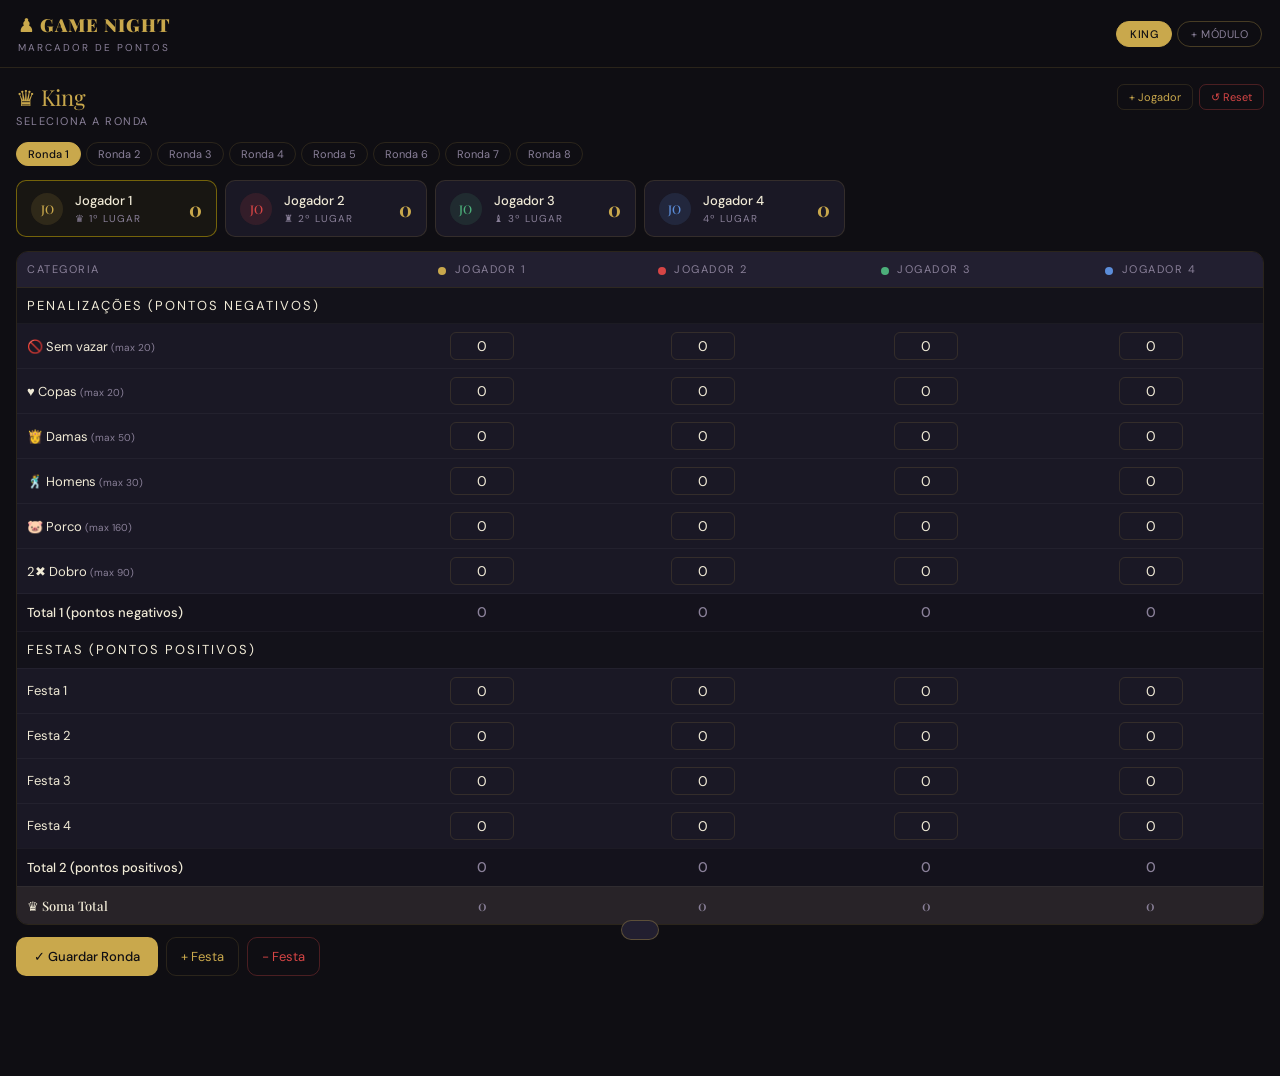
<file: game-night/index.html>
<!DOCTYPE html>
<html lang="pt">
<head>
  <meta charset="UTF-8" />
  <meta name="viewport" content="width=device-width, initial-scale=1.0" />
  <title>Game Night — Marcador de Pontos</title>
  <link rel="preconnect" href="https://fonts.googleapis.com" />
  <link rel="preconnect" href="https://fonts.gstatic.com" crossorigin />
  <link href="https://fonts.googleapis.com/css2?family=Playfair+Display:wght@400;700;900&family=DM+Sans:wght@300;400;500&display=swap" rel="stylesheet" />
  <link rel="stylesheet" href="css/base.css" />
  <link rel="stylesheet" href="css/king.css" />
</head>
<body>

  <!-- TOPBAR -->
  <header class="topbar">
    <div class="topbar-brand">
      <div class="topbar-title">♟ GAME NIGHT</div>
      <div class="topbar-sub">Marcador de Pontos</div>
    </div>
    <nav class="tab-row" id="tab-row">
      <button class="tab-btn active" data-module="king">King</button>
      <button class="tab-btn" data-module="coming-soon">+ Módulo</button>
    </nav>
  </header>

  <!-- MODULES -->
  <main>

    <!-- KING MODULE -->
    <section id="mod-king" class="module active">

      <div class="module-header">
        <div class="module-header-left">
          <div class="module-title">♛ King</div>
          <div class="module-sub">Seleciona a ronda</div>
        </div>
        <div class="module-header-actions">
          <button class="btn-secondary btn-sm" id="btn-add-player">+ Jogador</button>
          <button class="btn-danger btn-sm" id="btn-reset">↺ Reset</button>
        </div>
      </div>

      <!-- Round pills -->
      <div class="round-pills" id="round-pills"></div>

      <!-- Totals summary -->
      <div class="totals-bar" id="totals-bar"></div>

      <!-- Scorecard table -->
      <div class="table-wrap">
        <table id="scorecard"></table>
      </div>

      <!-- Action buttons -->
      <div class="actions-row">
        <button class="btn-primary" id="btn-save-round">✓ Guardar Ronda</button>
        <button class="btn-secondary" id="btn-add-festa">+ Festa</button>
        <button class="btn-danger" id="btn-remove-festa" style="display:none">− Festa</button>
      </div>

    </section>

    <!-- COMING SOON MODULE -->
    <section id="mod-coming-soon" class="module">
      <div class="coming-soon">
        <div class="cs-icon">🎲</div>
        <div class="cs-title">Mais módulos em breve</div>
        <div class="cs-sub">Scopone, Sueca, Buraco, Uno...</div>
      </div>
    </section>

  </main>

  <!-- ADD PLAYER MODAL -->
  <div class="modal-overlay" id="modal-overlay">
    <div class="modal-box">
      <h3>Novo Jogador</h3>
      <p>Adiciona um jogador à partida</p>
      <div class="mfield">
        <label for="pname-inp">Nome</label>
        <input type="text" id="pname-inp" placeholder="Ex: João" maxlength="12" />
      </div>
      <div class="mfield">
        <label>Cor</label>
        <div class="cpicker" id="cpicker"></div>
      </div>
      <div class="mactions">
        <button class="btn-primary" id="btn-confirm-player">Adicionar</button>
        <button class="btn-secondary" id="btn-cancel-player">Cancelar</button>
      </div>
    </div>
  </div>

  <!-- TOAST -->
  <div class="toast" id="toast"></div>

  <!-- CONFETTI CONTAINER -->
  <div class="confetti-container" id="confetti-container"></div>

  <!-- SCRIPTS -->
  <script src="js/state.js"></script>
  <script src="js/ui.js"></script>
  <script src="modules/king.js"></script>
  <script src="js/app.js"></script>

</body>
</html>
</file>
<file: game-night/css/base.css>
/* ============================================================
   BASE.CSS — Layout, Typography, Components
   Game Night Scorekeeper
   ============================================================ */

/* ── Reset & Variables ──────────────────────────────────────── */
*, *::before, *::after {
  box-sizing: border-box;
  margin: 0;
  padding: 0;
}

:root {
  --gold:         #c9a84c;
  --gold-light:   #f0d080;
  --gold-dark:    #8a6a1f;
  --bg-deep:      #0f0e13;
  --bg-card:      #1a1825;
  --bg-surface:   #221f30;
  --bg-row:       #13121a;
  --text-main:    #f0ead6;
  --text-muted:   #8a8099;
  --red:          #d64545;
  --green:        #4caf7a;
  --border:       rgba(201, 168, 76, 0.15);
  --border-hover: rgba(201, 168, 76, 0.4);
  --radius-sm:    7px;
  --radius-md:    10px;
  --radius-lg:    14px;
}

/* ── Base ───────────────────────────────────────────────────── */
html, body {
  height: 100%;
}

body {
  font-family: 'DM Sans', sans-serif;
  background: var(--bg-deep);
  color: var(--text-main);
  min-height: 100vh;
  font-size: 14px;
  line-height: 1.5;
}

/* ── Topbar ─────────────────────────────────────────────────── */
.topbar {
  display: flex;
  align-items: center;
  justify-content: space-between;
  padding: 12px 18px;
  border-bottom: 1px solid var(--border);
  background: rgba(15, 14, 19, 0.97);
  position: sticky;
  top: 0;
  z-index: 50;
}

.topbar-title {
  font-family: 'Playfair Display', serif;
  font-size: 18px;
  font-weight: 900;
  color: var(--gold);
  letter-spacing: 1px;
}

.topbar-sub {
  font-size: 10px;
  color: var(--text-muted);
  letter-spacing: 2px;
  text-transform: uppercase;
  margin-top: 1px;
}

/* ── Tab navigation ─────────────────────────────────────────── */
.tab-row {
  display: flex;
  gap: 5px;
}

.tab-btn {
  font-family: 'DM Sans', sans-serif;
  font-size: 11px;
  padding: 5px 13px;
  border: 1px solid rgba(201, 168, 76, 0.3);
  background: transparent;
  color: var(--text-muted);
  border-radius: 20px;
  cursor: pointer;
  letter-spacing: 0.5px;
  text-transform: uppercase;
  transition: all 0.2s;
}

.tab-btn.active {
  background: var(--gold);
  color: #0f0e13;
  border-color: var(--gold);
  font-weight: 500;
}

.tab-btn:hover:not(.active) {
  border-color: var(--gold);
  color: var(--gold);
}

/* ── Modules ────────────────────────────────────────────────── */
main {
  padding: 0;
}

.module {
  display: none;
  padding: 16px 16px 100px;
}

.module.active {
  display: block;
}

/* ── Buttons ────────────────────────────────────────────────── */
.btn-primary {
  background: var(--gold);
  color: #0f0e13;
  border: none;
  border-radius: var(--radius-md);
  padding: 10px 18px;
  font-size: 13px;
  font-weight: 500;
  cursor: pointer;
  font-family: 'DM Sans', sans-serif;
  transition: all 0.2s;
}

.btn-primary:hover {
  background: var(--gold-light);
}

.btn-secondary {
  background: transparent;
  border: 1px solid var(--border);
  color: var(--gold);
  border-radius: var(--radius-md);
  padding: 10px 14px;
  font-size: 13px;
  cursor: pointer;
  font-family: 'DM Sans', sans-serif;
  transition: all 0.2s;
}

.btn-secondary:hover {
  background: rgba(201, 168, 76, 0.1);
  border-color: var(--border-hover);
}

.btn-danger {
  background: transparent;
  border: 1px solid rgba(214, 69, 69, 0.3);
  color: var(--red);
  border-radius: var(--radius-md);
  padding: 10px 14px;
  font-size: 13px;
  cursor: pointer;
  font-family: 'DM Sans', sans-serif;
  transition: all 0.2s;
}

.btn-danger:hover {
  background: rgba(214, 69, 69, 0.08);
}

.btn-sm {
  padding: 5px 11px;
  font-size: 11px;
  border-radius: var(--radius-sm);
}

/* ── Modal ──────────────────────────────────────────────────── */
.modal-overlay {
  display: none;
  position: fixed;
  inset: 0;
  background: rgba(0, 0, 0, 0.75);
  z-index: 100;
  align-items: center;
  justify-content: center;
}

.modal-overlay.open {
  display: flex;
}

.modal-box {
  background: var(--bg-card);
  border: 1px solid rgba(201, 168, 76, 0.3);
  border-radius: var(--radius-lg);
  padding: 22px;
  width: min(320px, 92vw);
}

.modal-box h3 {
  font-family: 'Playfair Display', serif;
  font-size: 18px;
  color: var(--gold);
  margin-bottom: 4px;
}

.modal-box p {
  font-size: 12px;
  color: var(--text-muted);
  margin-bottom: 16px;
}

.mfield {
  margin-bottom: 11px;
}

.mfield label {
  font-size: 11px;
  text-transform: uppercase;
  letter-spacing: 1px;
  color: var(--text-muted);
  display: block;
  margin-bottom: 5px;
}

.mfield input {
  width: 100%;
  background: var(--bg-surface);
  border: 1px solid rgba(201, 168, 76, 0.3);
  border-radius: var(--radius-sm);
  color: var(--text-main);
  font-size: 14px;
  padding: 8px 11px;
  font-family: 'DM Sans', sans-serif;
  transition: border-color 0.2s;
}

.mfield input:focus {
  outline: none;
  border-color: var(--gold);
}

.cpicker {
  display: flex;
  gap: 7px;
  flex-wrap: wrap;
}

.cdot {
  width: 26px;
  height: 26px;
  border-radius: 50%;
  cursor: pointer;
  border: 2px solid transparent;
  transition: all 0.15s;
}

.cdot.sel {
  border-color: #fff;
  transform: scale(1.15);
}

.mactions {
  display: flex;
  gap: 7px;
  margin-top: 16px;
}

/* ── Toast ──────────────────────────────────────────────────── */
.toast {
  position: fixed;
  bottom: 20px;
  left: 50%;
  transform: translateX(-50%) translateY(60px);
  background: var(--bg-surface);
  border: 1px solid rgba(201, 168, 76, 0.35);
  color: var(--text-main);
  padding: 9px 18px;
  border-radius: var(--radius-md);
  font-size: 13px;
  z-index: 300;
  transition: transform 0.3s;
  pointer-events: none;
  white-space: nowrap;
}

.toast.show {
  transform: translateX(-50%) translateY(0);
}

/* ── Confetti ───────────────────────────────────────────────── */
.confetti-container {
  position: fixed;
  inset: 0;
  pointer-events: none;
  z-index: 200;
  overflow: hidden;
}

/* ── Coming soon ────────────────────────────────────────────── */
.coming-soon {
  text-align: center;
  padding: 80px 20px;
}

.cs-icon {
  font-size: 44px;
  margin-bottom: 14px;
  opacity: 0.35;
}

.cs-title {
  font-family: 'Playfair Display', serif;
  font-size: 20px;
  color: var(--text-muted);
  margin-bottom: 8px;
}

.cs-sub {
  font-size: 13px;
  color: var(--text-muted);
  opacity: 0.6;
}
</file>
<file: game-night/css/king.css>
/* ============================================================
   KING.CSS — King module styles
   ============================================================ */

/* ── Module header ──────────────────────────────────────────── */
.module-header {
  display: flex;
  align-items: flex-start;
  justify-content: space-between;
  margin-bottom: 12px;
  gap: 12px;
}

.module-title {
  font-family: 'Playfair Display', serif;
  font-size: 22px;
  color: var(--gold);
  line-height: 1.2;
}

.module-sub {
  font-size: 11px;
  color: var(--text-muted);
  text-transform: uppercase;
  letter-spacing: 1.5px;
  margin-top: 3px;
}

.module-header-actions {
  display: flex;
  gap: 6px;
  flex-shrink: 0;
}

/* ── Round pills ────────────────────────────────────────────── */
.round-pills {
  display: flex;
  gap: 5px;
  flex-wrap: wrap;
  margin-bottom: 14px;
}

.round-pill {
  font-family: 'DM Sans', sans-serif;
  font-size: 11px;
  padding: 4px 11px;
  border: 1px solid var(--border);
  background: transparent;
  color: var(--text-muted);
  border-radius: 20px;
  cursor: pointer;
  transition: all 0.2s;
}

.round-pill.active {
  background: var(--gold);
  color: #0f0e13;
  border-color: var(--gold);
  font-weight: 500;
}

.round-pill.done {
  border-color: rgba(201, 168, 76, 0.4);
  color: rgba(201, 168, 76, 0.7);
}

.round-pill:hover:not(.active) {
  border-color: var(--gold);
  color: var(--gold);
}

/* ── Totals bar ─────────────────────────────────────────────── */
.totals-bar {
  display: grid;
  grid-template-columns: repeat(auto-fill, minmax(180px, 1fr));
  gap: 8px;
  margin-bottom: 14px;
}

.total-card {
  background: var(--bg-card);
  border: 1px solid var(--border);
  border-radius: var(--radius-md);
  padding: 10px 14px;
  display: flex;
  align-items: center;
  gap: 12px;
  transition: border-color 0.2s;
}

.total-card.rank-1 {
  border-color: rgba(255, 215, 0, 0.4);
  background: rgba(255, 215, 0, 0.04);
}

.total-card .avatar {
  width: 32px;
  height: 32px;
  border-radius: 50%;
  display: flex;
  align-items: center;
  justify-content: center;
  font-size: 12px;
  font-weight: 500;
  font-family: 'Playfair Display', serif;
  flex-shrink: 0;
}

.total-card .tc-info {
  flex: 1;
  min-width: 0;
}

.total-card .tc-name {
  font-size: 13px;
  font-weight: 500;
  white-space: nowrap;
  overflow: hidden;
  text-overflow: ellipsis;
}

.total-card .tc-rank {
  font-size: 10px;
  color: var(--text-muted);
  text-transform: uppercase;
  letter-spacing: 1px;
  margin-top: 1px;
}

.total-card .tc-score {
  font-family: 'Playfair Display', serif;
  font-size: 20px;
  font-weight: 700;
  color: var(--gold);
  flex-shrink: 0;
}

/* ── Scorecard table ────────────────────────────────────────── */
.table-wrap {
  overflow-x: auto;
  border-radius: 12px;
  border: 1px solid var(--border);
  margin-bottom: 12px;
}

#scorecard {
  width: 100%;
  border-collapse: collapse;
  min-width: 440px;
  background: var(--bg-card);
}

#scorecard th {
  padding: 9px 10px;
  font-size: 11px;
  font-weight: 400;
  text-transform: uppercase;
  letter-spacing: 1.5px;
  color: var(--text-muted);
  text-align: center;
  border-bottom: 1px solid var(--border);
  white-space: nowrap;
  background: var(--bg-surface);
}

#scorecard th:first-child {
  text-align: left;
  min-width: 140px;
}

#scorecard td {
  padding: 8px 10px;
  font-size: 14px;
  text-align: center;
  border-bottom: 1px solid rgba(255, 255, 255, 0.04);
  color: var(--text-muted);
}

#scorecard td:first-child {
  text-align: left;
  font-size: 13px;
  color: var(--text-main);
}

#scorecard tr:last-child td {
  border-bottom: none;
}

/* Row variants */
.row-section-header td {
  background: var(--bg-row);
  padding: 5px 10px;
  font-size: 10px;
  text-transform: uppercase;
  letter-spacing: 2px;
  color: var(--text-muted);
  border-top: 1px solid var(--border);
}

.row-total td,
.row-total2 td {
  background: rgba(0, 0, 0, 0.25);
  font-weight: 500;
}

.row-total td:first-child,
.row-total2 td:first-child {
  color: var(--text-main);
}

.row-grandtotal td {
  background: rgba(201, 168, 76, 0.08);
  font-weight: 500;
  border-top: 1px solid rgba(201, 168, 76, 0.3);
}

.row-grandtotal td:first-child {
  color: var(--gold);
  font-family: 'Playfair Display', serif;
  font-size: 15px;
}

/* Score inputs */
.score-cell {
  background: transparent;
  border: 1px solid rgba(201, 168, 76, 0.15);
  border-radius: 6px;
  color: var(--text-main);
  font-size: 14px;
  width: 64px;
  text-align: center;
  padding: 4px 6px;
  font-family: 'DM Sans', sans-serif;
  transition: border-color 0.2s, background 0.2s;
  -moz-appearance: textfield;
}

.score-cell::-webkit-outer-spin-button,
.score-cell::-webkit-inner-spin-button {
  -webkit-appearance: none;
}

.score-cell:focus {
  outline: none;
  border-color: var(--gold);
  background: rgba(201, 168, 76, 0.05);
}

/* Computed value classes */
.computed { font-weight: 500; }
.c-neg   { color: var(--red); }
.c-pos   { color: var(--green); }
.c-zero  { color: var(--text-muted); }
.c-gold  { color: var(--gold); font-family: 'Playfair Display', serif; font-size: 16px; }

/* Player color dot in header */
.player-color-dot {
  width: 8px;
  height: 8px;
  border-radius: 50%;
  display: inline-block;
  margin-right: 4px;
  vertical-align: middle;
}

/* ── Action row ─────────────────────────────────────────────── */
.actions-row {
  display: flex;
  gap: 8px;
  flex-wrap: wrap;
}
</file>
